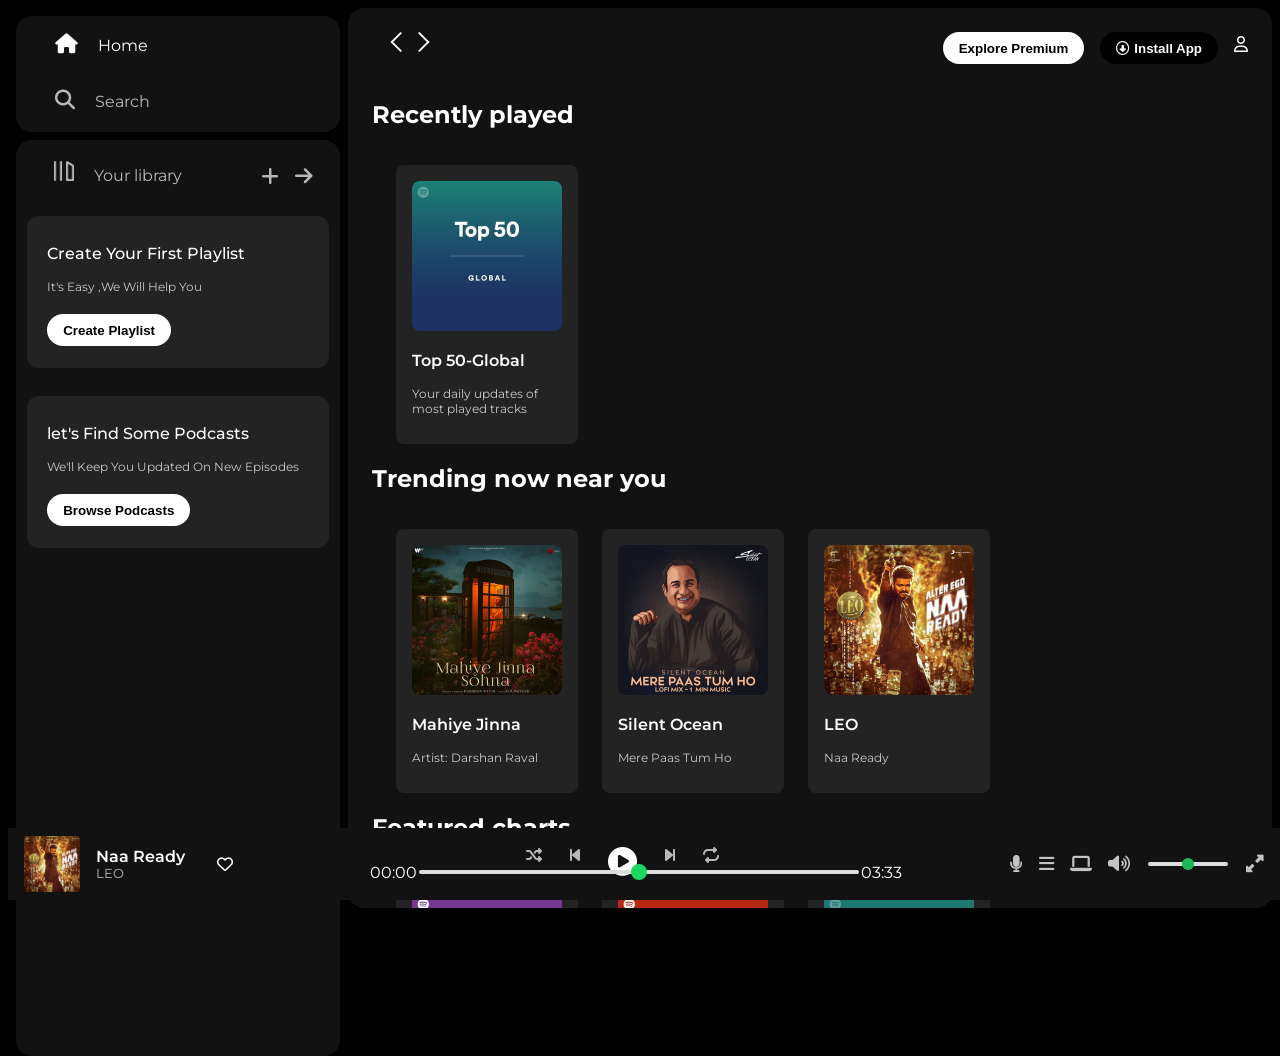
<file: index.html>
<!DOCTYPE html>
<html lang="en">
<head>
    <meta charset="UTF-8">
    <meta name="viewport" content="width=device-width, initial-scale=1.0">
    <link rel="stylesheet" href="https://cdnjs.cloudflare.com/ajax/libs/font-awesome/6.7.2/css/all.min.css" integrity="sha512-Evv84Mr4kqVGRNSgIGL/F/aIDqQb7xQ2vcrdIwxfjThSH8CSR7PBEakCr51Ck+w+/U6swU2Im1vVX0SVk9ABhg==" crossorigin="anonymous" referrerpolicy="no-referrer" />
    <link rel="icon" href="./assets/logo.png">

    <title>Spotify</title>
    <link rel="stylesheet" href="majorp1.css">
    <link rel="preconnect" href="https://fonts.googleapis.com">
<link rel="preconnect" href="https://fonts.gstatic.com" crossorigin>
<link href="https://fonts.googleapis.com/css2?family=Montserrat:ital,wght@0,100..900;1,100..900&display=swap" rel="stylesheet">
</head>
<body>
    <div class="main">
        <div class="sidebar">
            <div class="nav">
                <div class="nav-option" style="opacity: 1;">
                 <i class="fa-solid fa-house"></i>
                 <a href="#">Home</a> 
                </div>
                <div class="nav-option">
                 <i class="fa-solid fa-magnifying-glass"></i>
                 <a href="#">Search</a>
                </div>
            </div>
            <div class="library ">
             <div class="options">
                 <div class="lib-options nav-option" >
                 <img src="./assets/library_icon.png">
                 <a href="#">Your library</a> 
                </div>
                <div class="icons">
                    <i class="fa-solid fa-plus"></i>
                    <i class="fa-solid fa-arrow-right"></i>
                </div>

             </div>
             <div class="lib-box">
                <div class="box">
                 <P class="box-p1">Create Your First Playlist</P>
                 <P class="box-p2">It's Easy ,We Will Help You </P>
                 <button class="badge">Create Playlist</button>
                </div>
                <div class="box">
                 <P class="box-p1">let's Find Some Podcasts </P>
                 <P class="box-p2">We'll Keep You Updated On  New Episodes  </P>
                 <button class="badge">Browse Podcasts</button>
                </div>

             </div>
            </div>

            
        </div>
        <div class="main-content">
            <div class="sticky-nav">
                <div class="sticky-nav-icons">
                 <img src="./assets/backward_icon.png">
                 <img src="./assets/forward_icon.png" class="hide">
                </div>
                <div class="sticky-nav-options">
                    <button class="badge nav-item hide">Explore Premium</button>
                    <button class="badge nav-item dark-badge"  > 
                        <i class="fa-regular fa-circle-down  "style="margin-right: 5px;" ></i>Install App
                    </button>
                 <i class="fa-regular fa-user nav-item"></i></div>
                

            </div>
            
                <h2>Recently played</h2>
                <div class="card-container">
                    <div class="card">
                     <img src="assets/card1img.jpeg " class="card-img" >
                     <p class="card-title">Top 50-Global</p>
                     <p class="card-info">Your daily updates of most played tracks</p>
                    </div>

                   
                </div>
           <h2>Trending now near you</h2>
               <div class="card-container">
                    <div class="card">
                     <img src="assets/card2img.jpeg " class="card-img" >
                     <p class="card-title">Mahiye Jinna</p>
                     <p class="card-info">Artist: Darshan Raval</p>
                    </div>

                   
                
                
                    <div class="card">
                     <img src="assets/card3img.jpeg " class="card-img" >
                     <p class="card-title">Silent Ocean</p>
                     <p class="card-info">Mere Paas Tum Ho</p>
                    </div>

                   
                
                
                    <div class="card">
                     <img src="assets/card4img.jpeg " class="card-img" >
                     <p class="card-title">LEO</p>
                     <p class="card-info">Naa Ready</p>
                    </div>

                   
                
                </div>
                 <h2>Featured charts</h2>
               <div class="card-container">
                    <div class="card">
                     <img src="assets/card5img.jpeg " class="card-img" >
                     <p class="card-title">Top Songs Global</p>
                     <p class="card-info">Weekly Music Charts</p>
                    </div>
                    <div class="card">
                     <img src="assets/card6img.jpeg " class="card-img" >
                     <p class="card-title">Top Songs India</p>
                     <p class="card-info">Weekly Music Charts</p>
                    </div>
                    <div class="card">
                     <img src="assets/card1img.jpeg " class="card-img" >
                     <p class="card-title">Top 50-Global</p>
                     <p class="card-info">Your daily updates of most played tracks</p>
                    </div>
                </div>
                <div class="footer">
                    <div class="line"></div>
                </div>
            </div>

             <div class="music-player">
<div class="album">
 <div style="display: flex; align-items: center; gap: 1rem; padding-left: 1rem;">
<img src="assets/card4img.jpeg" alt="Album Art" style="height: 56px; width: 56px; border-radius: 4px;">
<div>
<p style="margin: 0; font-weight: 600;">Naa Ready</p>
<p style="margin: 0; font-size: 0.8rem; opacity: 0.7;">LEO</p>
 </div>
<i class="fa-regular fa-heart favorite-icon" style="margin-left: 1rem; cursor: pointer;"></i>
 </div> </div>

 <div class="player">
<div class="player-controls">
<i class="fa-solid fa-shuffle player-control-icon"></i>
<i class="fa-solid fa-backward-step player-control-icon"></i>
<i class="fa-solid fa-circle-play player-control-icon" style="font-size: 1.8rem; opacity: 1;"></i>
<i class="fa-solid fa-forward-step player-control-icon"></i>
<i class="fa-solid fa-repeat player-control-icon"></i>
</div>
<div class="playbackbar">
<span class="curr-time">00:00</span>
<input type="range" min="0" max="100" class="progressbar">
<span class="tot-time">03:33</span></div> </div>

<div class="control" style="display: flex; justify-content: flex-end; align-items: center; gap: 1rem; padding-right: 1.5rem;">
<i class="fa-solid fa-microphone control-icon" title="Lyrics"></i>
<i class="fa-solid fa-bars control-icon" title="Queue"></i>
<i class="fa-solid fa-laptop control-icon" title="Connect to a device"></i>
 <i class="fa-solid fa-volume-high control-icon"></i> <input type="range" class="volume-bar"> <i class="fa-solid fa-up-right-and-down-left-from-center control-icon" title="Full screen"></i> </div>
</div>

    </div>
</body>
</html>
</file>
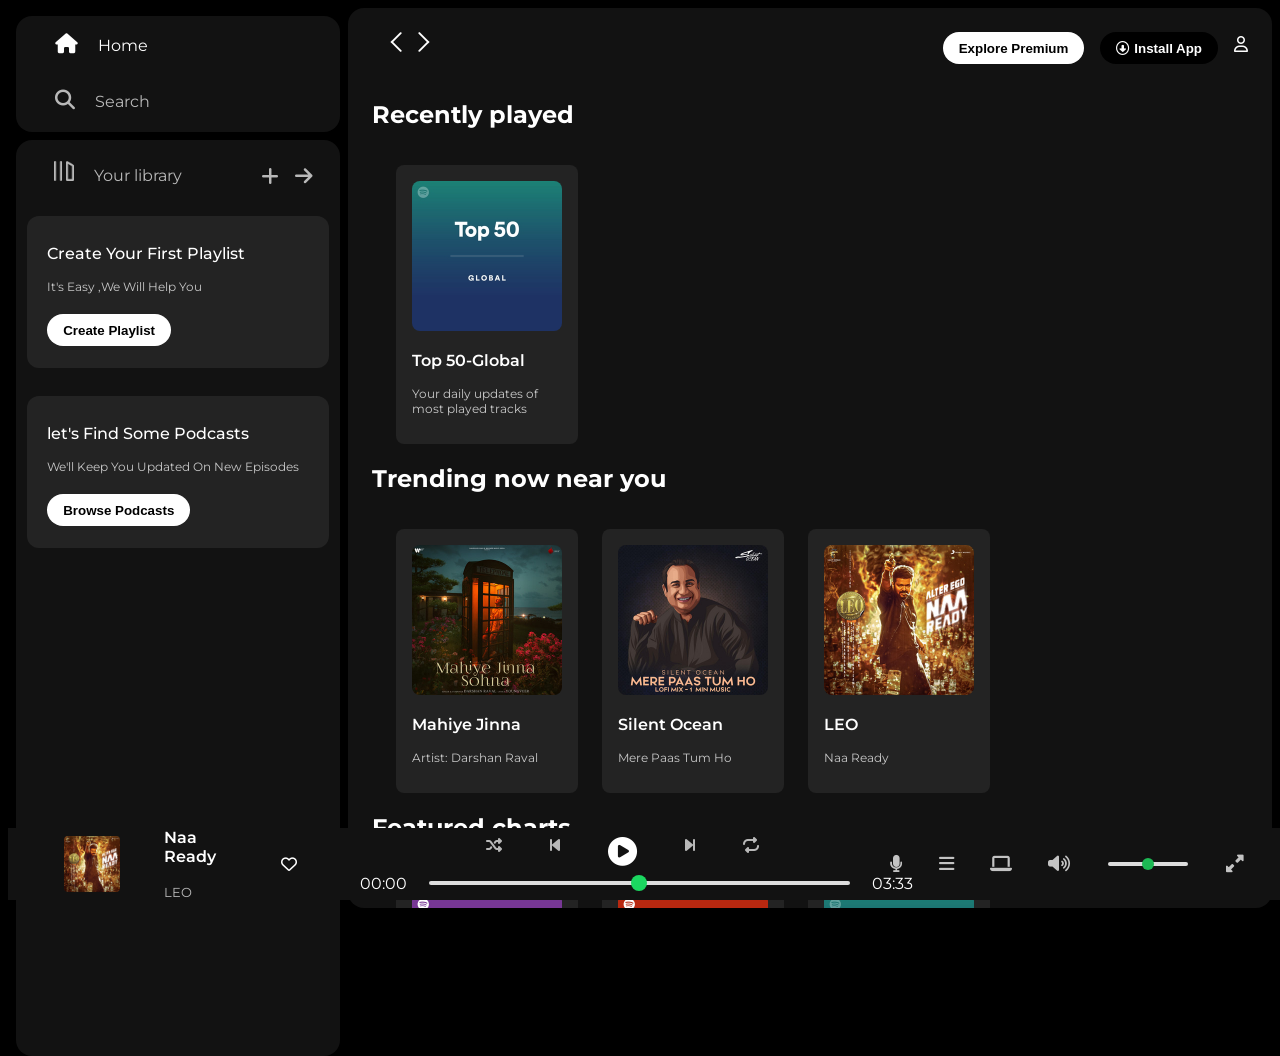
<file: majorp1.html>
<!DOCTYPE html>
<html lang="en">
<head>
    <meta charset="UTF-8">
    <meta name="viewport" content="width=device-width, initial-scale=1.0">
    <link rel="stylesheet" href="https://cdnjs.cloudflare.com/ajax/libs/font-awesome/6.7.2/css/all.min.css" integrity="sha512-Evv84Mr4kqVGRNSgIGL/F/aIDqQb7xQ2vcrdIwxfjThSH8CSR7PBEakCr51Ck+w+/U6swU2Im1vVX0SVk9ABhg==" crossorigin="anonymous" referrerpolicy="no-referrer" />
    <link rel="icon" href="./assets/logo.png">

    <title>Spotify</title>
    <link rel="stylesheet" href="majorp1.css">
    <link rel="preconnect" href="https://fonts.googleapis.com">
<link rel="preconnect" href="https://fonts.gstatic.com" crossorigin>
<link href="https://fonts.googleapis.com/css2?family=Montserrat:ital,wght@0,100..900;1,100..900&display=swap" rel="stylesheet">
</head>
<body>
    <div class="main">
        <div class="sidebar">
            <div class="nav">
                <div class="nav-option" style="opacity: 1;">
                 <i class="fa-solid fa-house"></i>
                 <a href="#">Home</a> 
                </div>
                <div class="nav-option">
                 <i class="fa-solid fa-magnifying-glass"></i>
                 <a href="#">Search</a>
                </div>
            </div>
            <div class="library ">
             <div class="options">
                 <div class="lib-options nav-option" >
                 <img src="./assets/library_icon.png">
                 <a href="#">Your library</a> 
                </div>
                <div class="icons">
                    <i class="fa-solid fa-plus"></i>
                    <i class="fa-solid fa-arrow-right"></i>
                </div>

             </div>
             <div class="lib-box">
                <div class="box">
                 <P class="box-p1">Create Your First Playlist</P>
                 <P class="box-p2">It's Easy ,We Will Help You </P>
                 <button class="badge">Create Playlist</button>
                </div>
                <div class="box">
                 <P class="box-p1">let's Find Some Podcasts </P>
                 <P class="box-p2">We'll Keep You Updated On  New Episodes  </P>
                 <button class="badge">Browse Podcasts</button>
                </div>

             </div>
            </div>

            
        </div>
        <div class="main-content">
            <div class="sticky-nav">
                <div class="sticky-nav-icons">
                 <img src="./assets/backward_icon.png">
                 <img src="./assets/forward_icon.png" class="hide">
                </div>
                <div class="sticky-nav-options">
                    <button class="badge nav-item hide">Explore Premium</button>
                    <button class="badge nav-item dark-badge"  > 
                        <i class="fa-regular fa-circle-down  "style="margin-right: 5px;" ></i>Install App
                    </button>
                 <i class="fa-regular fa-user nav-item"></i></div>
                

            </div>
            
                <h2>Recently played</h2>
                <div class="card-container">
                    <div class="card">
                     <img src="assets/card1img.jpeg " class="card-img" >
                     <p class="card-title">Top 50-Global</p>
                     <p class="card-info">Your daily updates of most played tracks</p>
                    </div>

                   
                </div>
           <h2>Trending now near you</h2>
               <div class="card-container">
                    <div class="card">
                     <img src="assets/card2img.jpeg " class="card-img" >
                     <p class="card-title">Mahiye Jinna</p>
                     <p class="card-info">Artist: Darshan Raval</p>
                    </div>

                   
                
                
                    <div class="card">
                     <img src="assets/card3img.jpeg " class="card-img" >
                     <p class="card-title">Silent Ocean</p>
                     <p class="card-info">Mere Paas Tum Ho</p>
                    </div>

                   
                
                
                    <div class="card">
                     <img src="assets/card4img.jpeg " class="card-img" >
                     <p class="card-title">LEO</p>
                     <p class="card-info">Naa Ready</p>
                    </div>

                   
                
                </div>
                 <h2>Featured charts</h2>
               <div class="card-container">
                    <div class="card">
                     <img src="assets/card5img.jpeg " class="card-img" >
                     <p class="card-title">Top Songs Global</p>
                     <p class="card-info">Weekly Music Charts</p>
                    </div>
                    <div class="card">
                     <img src="assets/card6img.jpeg " class="card-img" >
                     <p class="card-title">Top Songs India</p>
                     <p class="card-info">Weekly Music Charts</p>
                    </div>
                    <div class="card">
                     <img src="assets/card1img.jpeg " class="card-img" >
                     <p class="card-title">Top 50-Global</p>
                     <p class="card-info">Your daily updates of most played tracks</p>
                    </div>
                </div>
                <div class="footer">
                    <div class="line"></div>
                </div>
            </div>

             <div class="music-player">
  <!-- Album Section -->
  <div class="album">
    <div style="display: flex; align-items: center; gap: 1rem; padding-left: 1rem;">
      <img src="assets/card4img.jpeg" alt="Album Art" style="height: 56px; width: 56px; border-radius: 4px;">
      <div>
        <p style="margin: 0; font-weight: 600;">Naa Ready</p>
        <p style="margin: 0; font-size: 0.8rem; opacity: 0.7;">LEO</p>
      </div>
      <i class="fa-regular fa-heart favorite-icon" style="margin-left: 1rem; cursor: pointer;"></i>
    </div>
  </div>

  <!-- Playback controls -->
  <div class="player">
    <div class="player-controls">
      <i class="fa-solid fa-shuffle player-control-icon"></i>
      <i class="fa-solid fa-backward-step player-control-icon"></i>
      <i class="fa-solid fa-circle-play player-control-icon" style="font-size: 1.8rem; opacity: 1;"></i>
      <i class="fa-solid fa-forward-step player-control-icon"></i>
      <i class="fa-solid fa-repeat player-control-icon"></i>
    </div>
    <div class="playbackbar">
      <span class="curr-time">00:00</span>
      <input type="range" min="0" max="100" class="progressbar">
      <span class="tot-time">03:33</span>
    </div>
  </div>

  <!-- Extra controls section -->
  <div class="control" style="display: flex; justify-content: flex-end; align-items: center; gap: 1rem; padding-right: 1.5rem;">
    <i class="fa-solid fa-microphone control-icon" title="Lyrics"></i>
    <i class="fa-solid fa-bars control-icon" title="Queue"></i>
    <i class="fa-solid fa-laptop control-icon" title="Connect to a device"></i>
    <i class="fa-solid fa-volume-high control-icon"></i>
    <input type="range" class="volume-bar">
    <i class="fa-solid fa-up-right-and-down-left-from-center control-icon" title="Full screen"></i>
  </div>
</div>

    </div>
</body>
</html>
</file>
<file: majorp1.css>
body {

  font-family: "Montserrat", sans-serif;
  margin:0 ;
  background-color: black;
  color: white;
  overflow: hidden;
} 

.main{
    display: flex;
    height: 100vh;
    padding: 0.5rem;
}
.sidebar {
    background-color:black;
    width:340px;
    border-radius:1rem;
}
.main-content {
background-color:#121212;
flex: 1;
border-radius: 1rem;
overflow: auto;
padding: 0 1.5rem 0 1.5rem;
}
.music-player {
    background-color:#121212;
    position: fixed;
    bottom: 0;
    width: 100%;
    height: 72px;
    display: flex;
    justify-content: space-between;
    align-items: center;
}
a {
    text-decoration: none;
    color: white;
}
.nav {
    background-color: #121212;
    border-radius: 1rem;
    display: flex;
    flex-direction: column;
    justify-content: center;
    height: 100px;
    padding: 0.5rem 0.75rem;
    margin: 0.5rem;

}
.nav-option {
    line-height: 2.5rem;
    opacity: 0.7;
    margin-left: 1rem;
    padding: 0.5rem 0.7rem;

}

.nav-option i {
    font-size: 1.25rem;
}
.nav-option a {
    font-size: 1rem;
    margin-left: 1rem;
}
.nav-option:hover {
    opacity: 1;
}
.library {
    background-color: #121212;
    border-radius: 1rem;
    height: 100%;
    margin: 0.5rem;
    padding: 0.5rem 0.7rem;
}
.options {
    display: flex;
 justify-content: space-between;
 align-items: center;
}
.lib-options img {
height: 1.25rem;
width: 1.25rem;
}
.icons {
    font-size: 1.25rem;
    
    display: flex;
}
.icons i:hover {
    opacity: 1;
}
.icons i {
opacity: 0.7;
margin-right: 1rem;
}
.box {
    background-color: #232323;
    height: 8rem;
    border-radius: 0.75rem;
    margin: 0.75rem 0 1.75rem 0;
    padding: 0.75rem 1.25rem;
}
.box-p1 {
    font-size: 1rem;
    font-weight: 500;

}
 .box-p2 {
    font-size: 0.75rem;
    opacity: 0.75;
 }
 .badge {
    background-color: white;
    border: none;
    border-radius: 100px;
    padding: 0.25rem 1rem;
    font-weight: 700;
    margin-top: 0.5rem;
    height: 2rem;
    width: fit-content;
 }
 .sticky-nav {
    position:sticky;
    top: 0;
    background-color: #121212;
    display: flex;
    justify-content: space-between;
    align-items: center;
    padding: 1rem 0 1rem 0;
    z-index: 10;

 }
 .sticky-nav-icons {
    margin-left: 0.75rem;
 }
 .sticky-nav-options  {
    display: flex;
    justify-content: center;
    align-items: center;
  
 }
 .nav-item {
      margin-left:1rem ;
 }
.dark-badge {
    background-color: black;
    color: white;
}
@media (max-width:1000px){
    .hide{
        display: none;
    }
}
.card {
    background-color:#232323;
    width: 150px;
    border-radius: 0.5rem;
    padding: 1rem;
    margin-left: 1.5rem;
    margin-top: 1rem;
}
.card-container {

    display: flex;
    flex-wrap: wrap;

    
}
.card-img {
    width: 100%;
    border-radius: 0.5rem;
}
.card-title {
    font-weight: 600;
}
.card-info {
    font-size: 0.75rem;
    opacity: 0.75;
}
.footer{
    height: 300px;
    display: flex;
    align-items: center;
    justify-content: center;
}
.line{
    width: 90%;
    height : 30%;
    border-top:1px solid white ;
    opacity: 0.4;
}
.album {
    width: 25%;

}
.player {
    width: 50%;
}
.control {
    width: 25%;
}
.player-control-icon {
    height: 1rem;
    margin-right: 1.75rem;
    opacity: 0.7;
}
.player-control-icon:hover{
    opacity: 1;
}
.player-controls{
    display: flex;
    justify-content:center;
    align-items: center;
}

.playbackbar {
    display: flex;
    justify-content: center;
    align-items: center;
}
.progressbar{
    width: 70%;
    appearance:none;
    background-color: transparent;
    cursor: pointer;

}
.progressbar::-webkit-slider-runnable-track {
    background-color: #ddd;
    border-radius: 100px;
    height: 0.2rem;


}
.progressbar::-webkit-slider-thumb {
    appearance: none;
    height: 16px;
    width: 16px;
    background-color: #1bd760;
    border-radius: 50%;
    margin-top: -6px;
}
.favorite-icon:hover { 
    color:#1db954;
   opacity:1;
}
.control-icon {
font-size:1.1rem;
cursor:pointer; color:white;
opacity:0.75;
transition:0.2s;
}

.control-icon:hover {
opacity:1;
color:#1db954;
}

.volume-bar {
width:80px;
 height:4px; background:transparent; cursor:pointer;
appearance:none;
}

.volume-bar::-webkit-slider-runnable-track {
    background-color:#ddd;
border-radius:100px;
height:0.2rem;
}

.volume-bar::-webkit-slider-thumb {
appearance:none; height:12px; width:12px; background-color:#1db954; border-radius:50%; margin-top:-4px;
}
</file>
